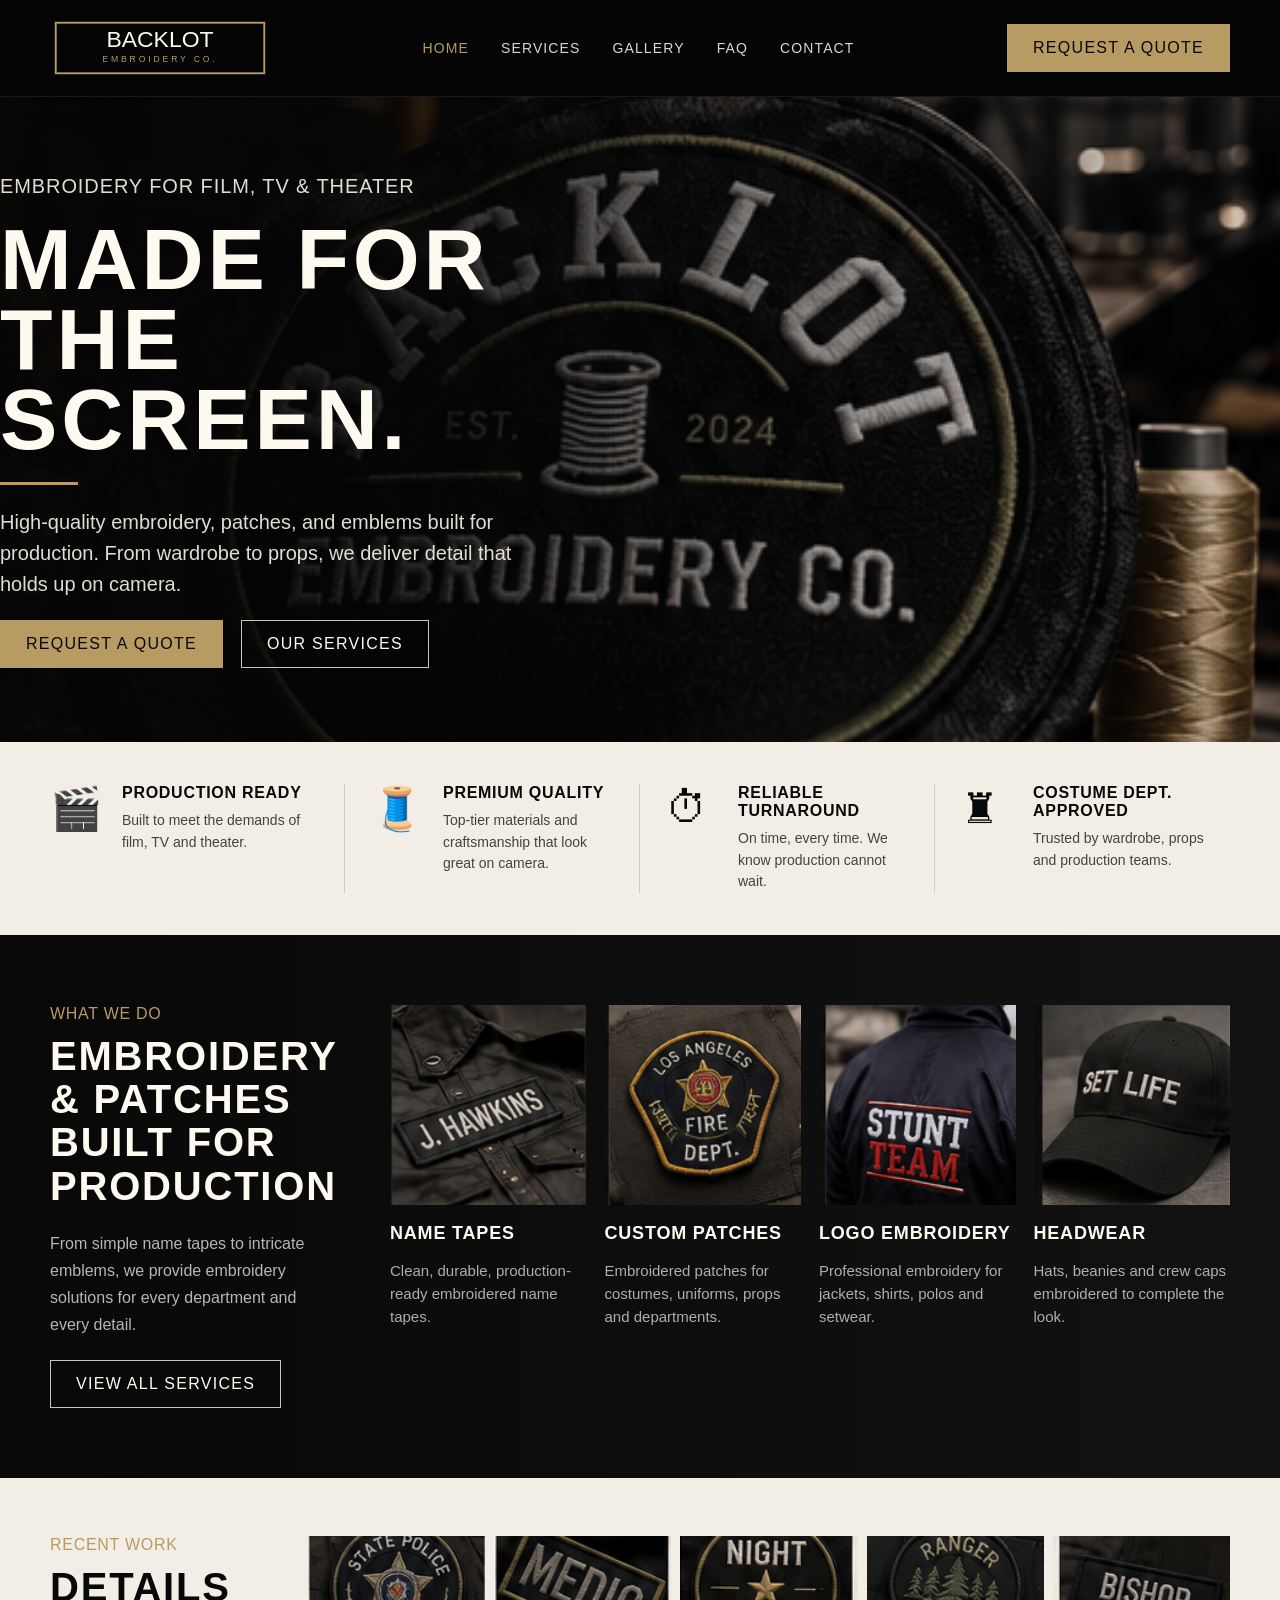
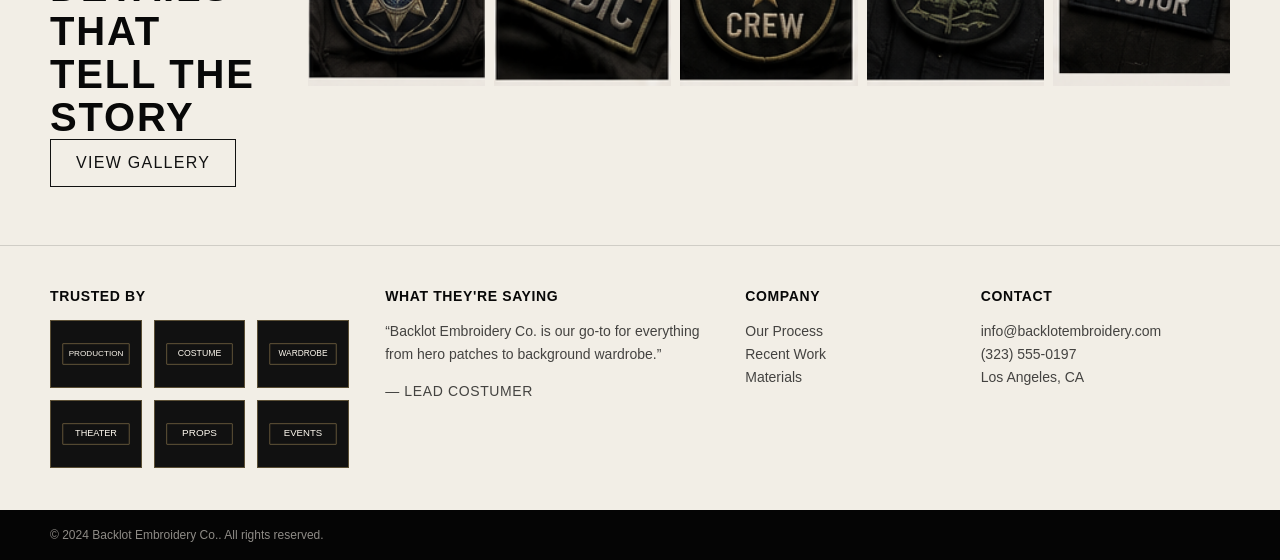
<file: index.html>
<!doctype html>
<html lang="en">
<head>
<meta charset="utf-8">
<meta name="viewport" content="width=device-width,initial-scale=1">
<title>Home | Backlot Embroidery Co.</title>
<meta name="description" content="Production-ready embroidery, patches, name tapes and apparel for film, TV and theater.">
<link rel="stylesheet" href="/assets/css/style.css">
</head>
<body data-page="Home">
<div id="site-header"></div>
<main id="main"></main>
<div id="site-footer"></div>
<script src="/assets/js/app.js"></script>
</body>
</html>
</file>
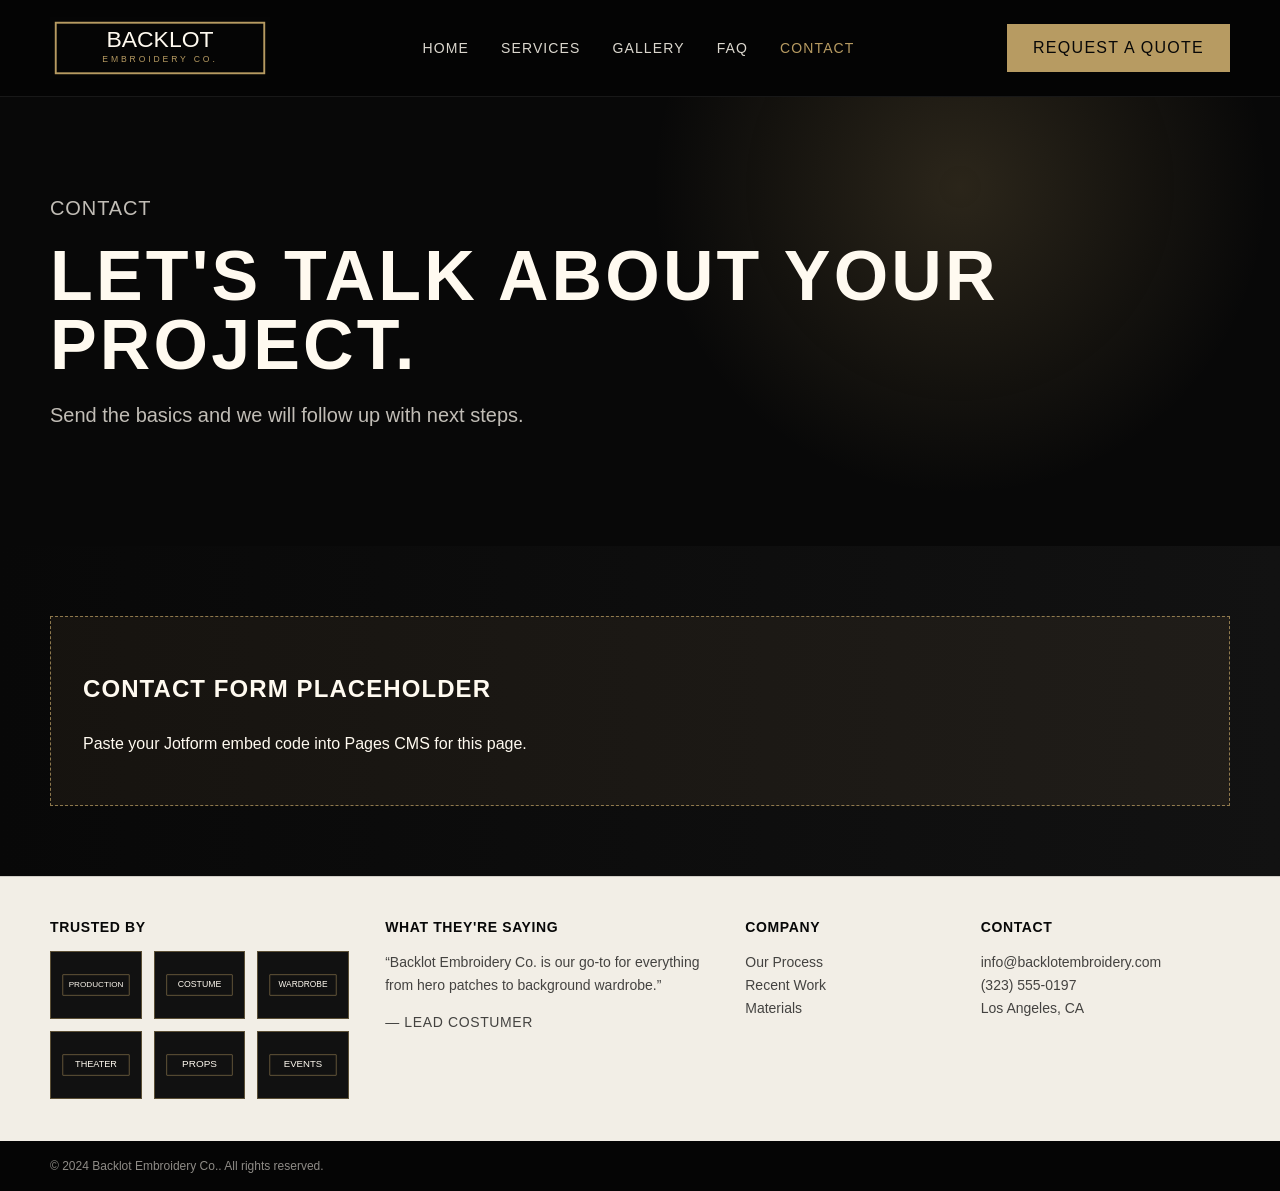
<file: contact.html>
<!doctype html>
<html lang="en">
<head>
<meta charset="utf-8">
<meta name="viewport" content="width=device-width,initial-scale=1">
<title>Contact | Backlot Embroidery Co.</title>
<meta name="description" content="Production-ready embroidery, patches, name tapes and apparel for film, TV and theater.">
<link rel="stylesheet" href="/assets/css/style.css">
</head>
<body data-page="Contact">
<div id="site-header"></div>
<main id="main"></main>
<div id="site-footer"></div>
<script src="/assets/js/app.js"></script>
</body>
</html>
</file>
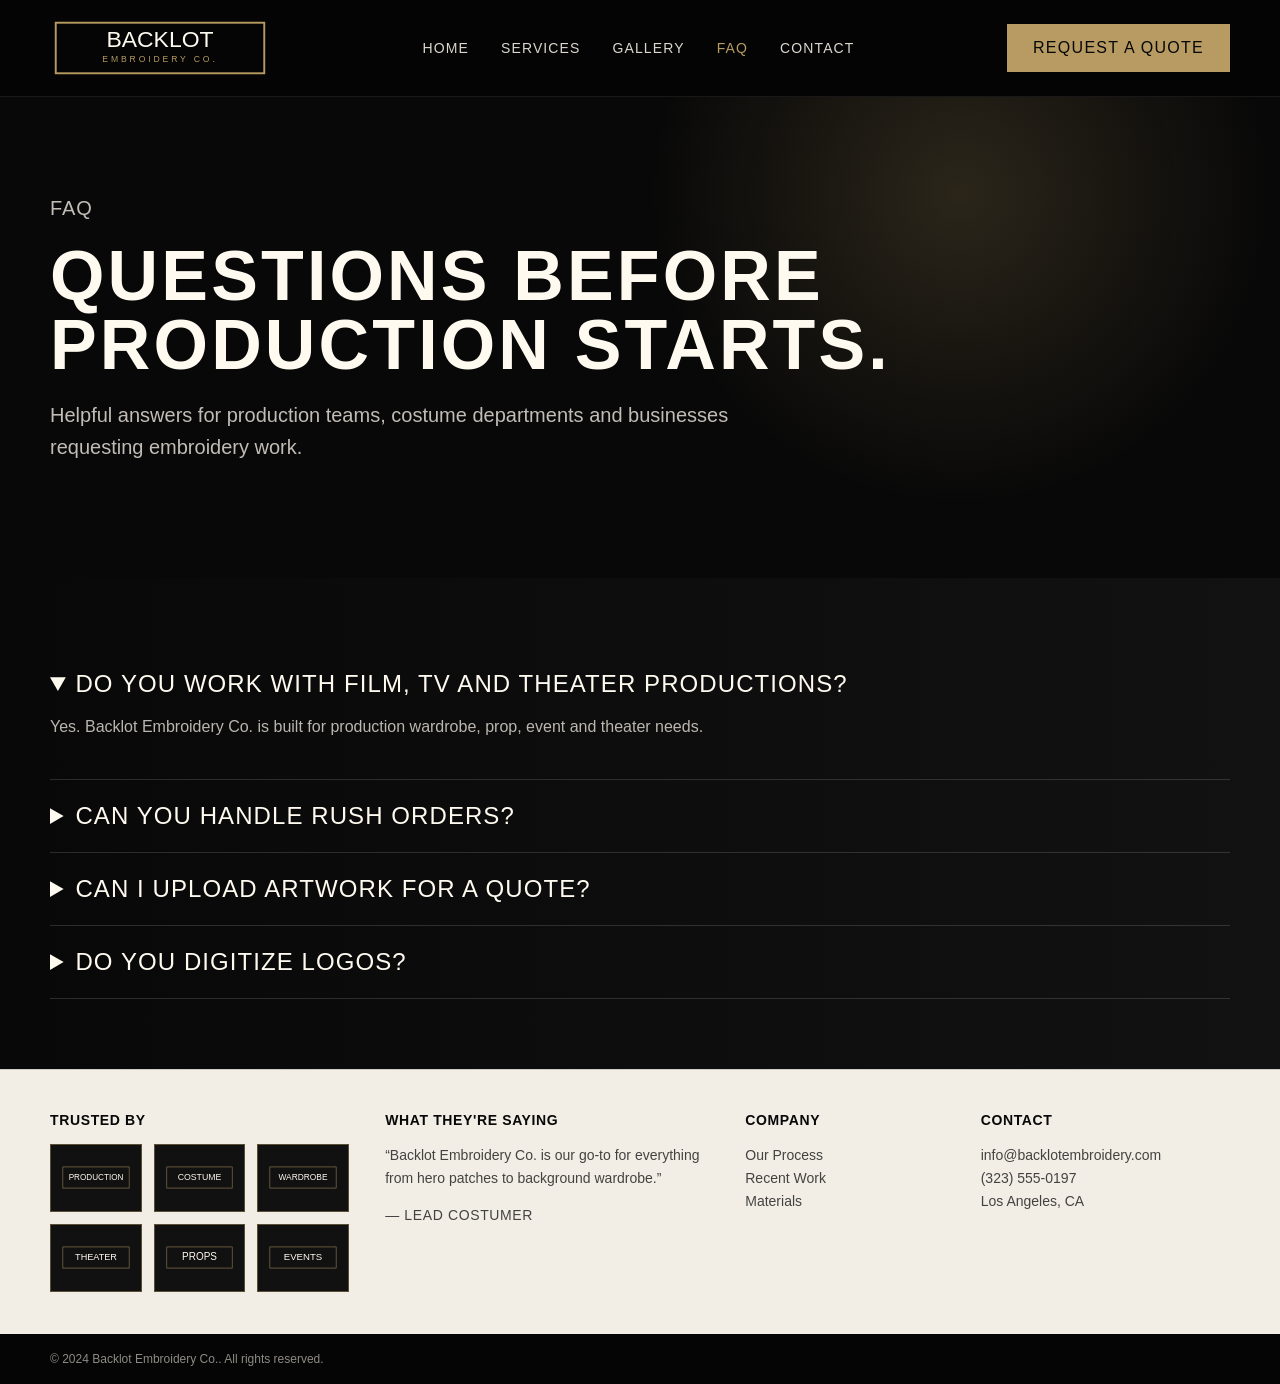
<file: faq.html>
<!doctype html>
<html lang="en">
<head>
<meta charset="utf-8">
<meta name="viewport" content="width=device-width,initial-scale=1">
<title>FAQ | Backlot Embroidery Co.</title>
<meta name="description" content="Production-ready embroidery, patches, name tapes and apparel for film, TV and theater.">
<link rel="stylesheet" href="/assets/css/style.css">
</head>
<body data-page="FAQ">
<div id="site-header"></div>
<main id="main"></main>
<div id="site-footer"></div>
<script src="/assets/js/app.js"></script>
</body>
</html>
</file>
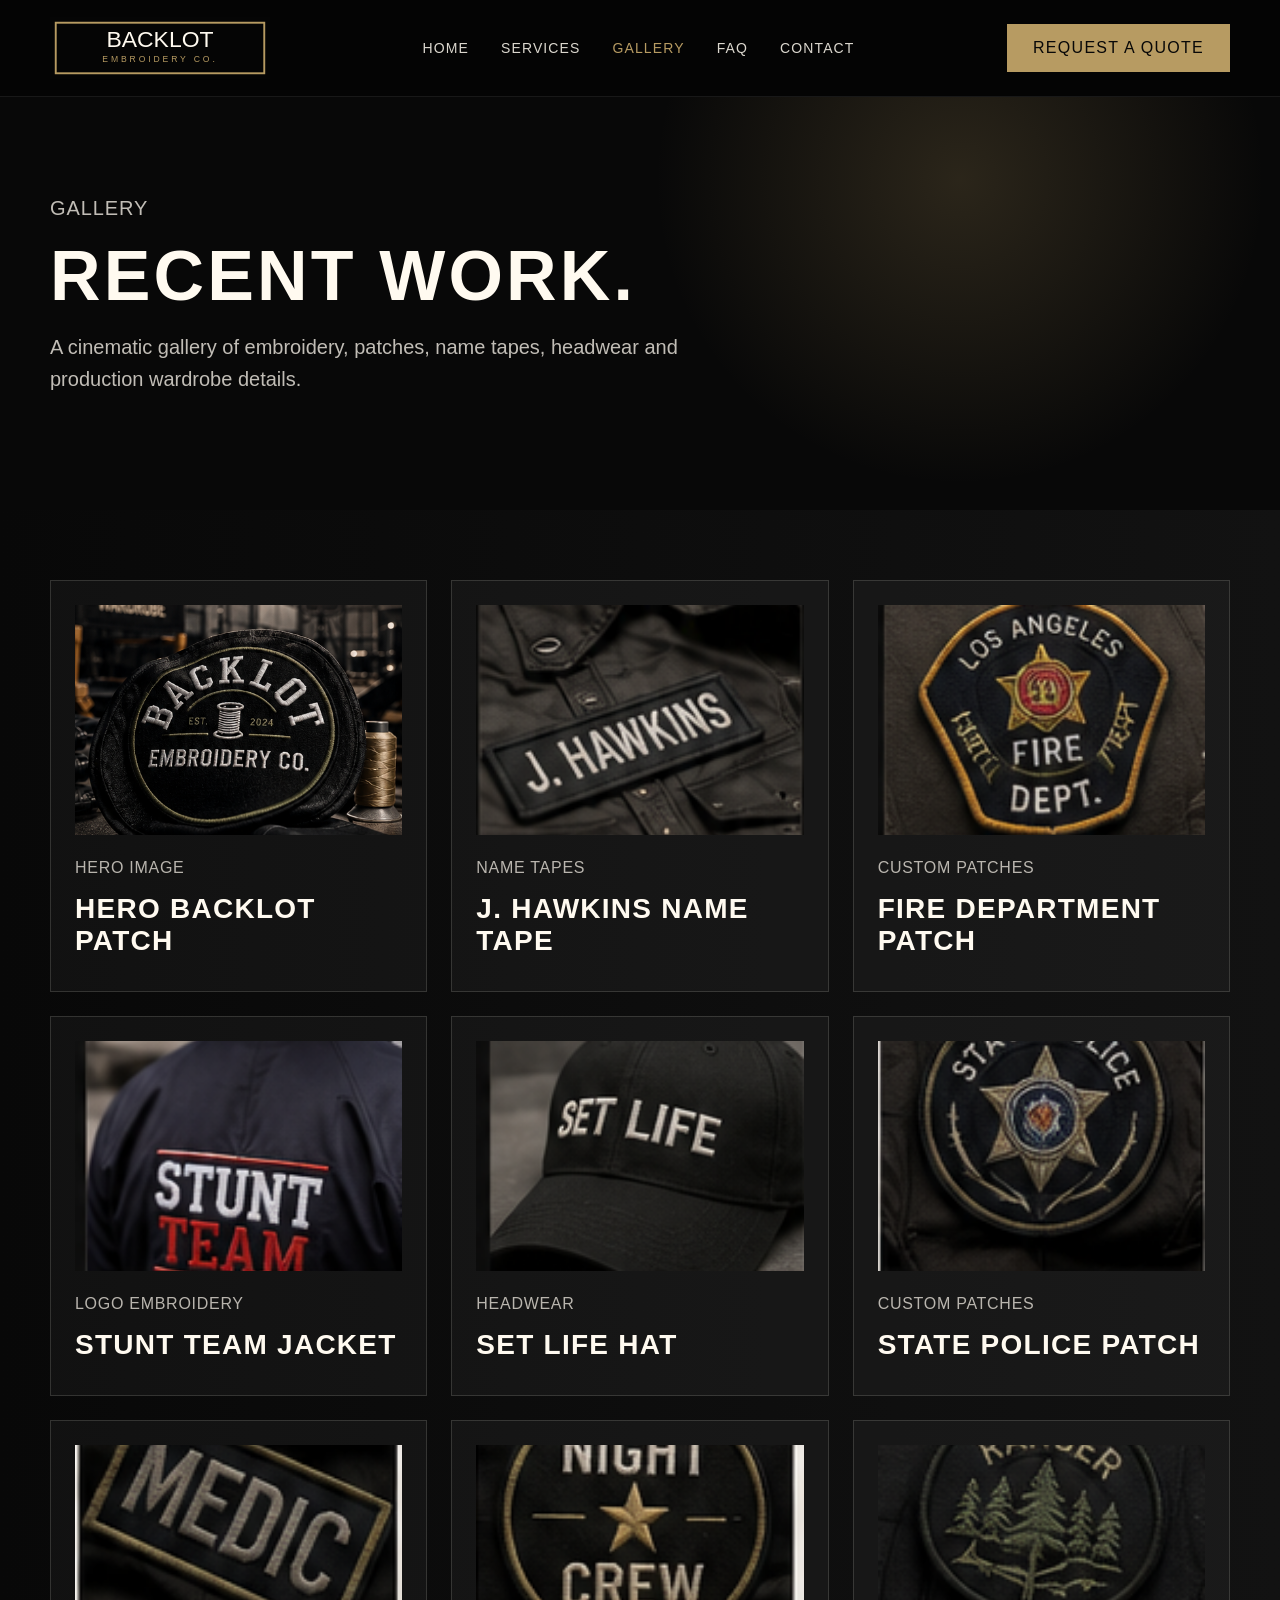
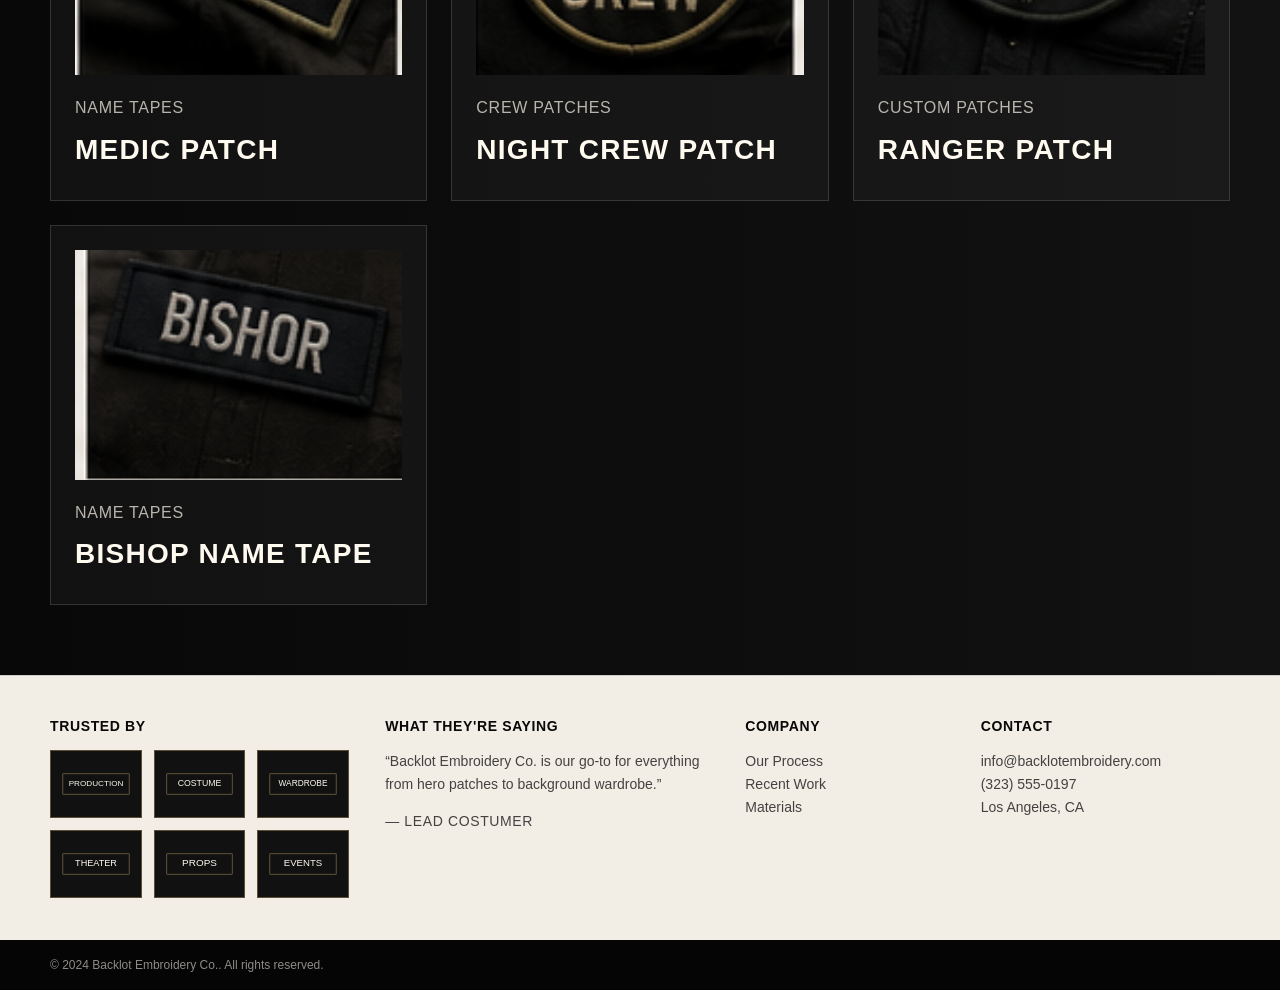
<file: gallery.html>
<!doctype html>
<html lang="en">
<head>
<meta charset="utf-8">
<meta name="viewport" content="width=device-width,initial-scale=1">
<title>Gallery | Backlot Embroidery Co.</title>
<meta name="description" content="Production-ready embroidery, patches, name tapes and apparel for film, TV and theater.">
<link rel="stylesheet" href="/assets/css/style.css">
</head>
<body data-page="Gallery">
<div id="site-header"></div>
<main id="main"></main>
<div id="site-footer"></div>
<script src="/assets/js/app.js"></script>
</body>
</html>
</file>
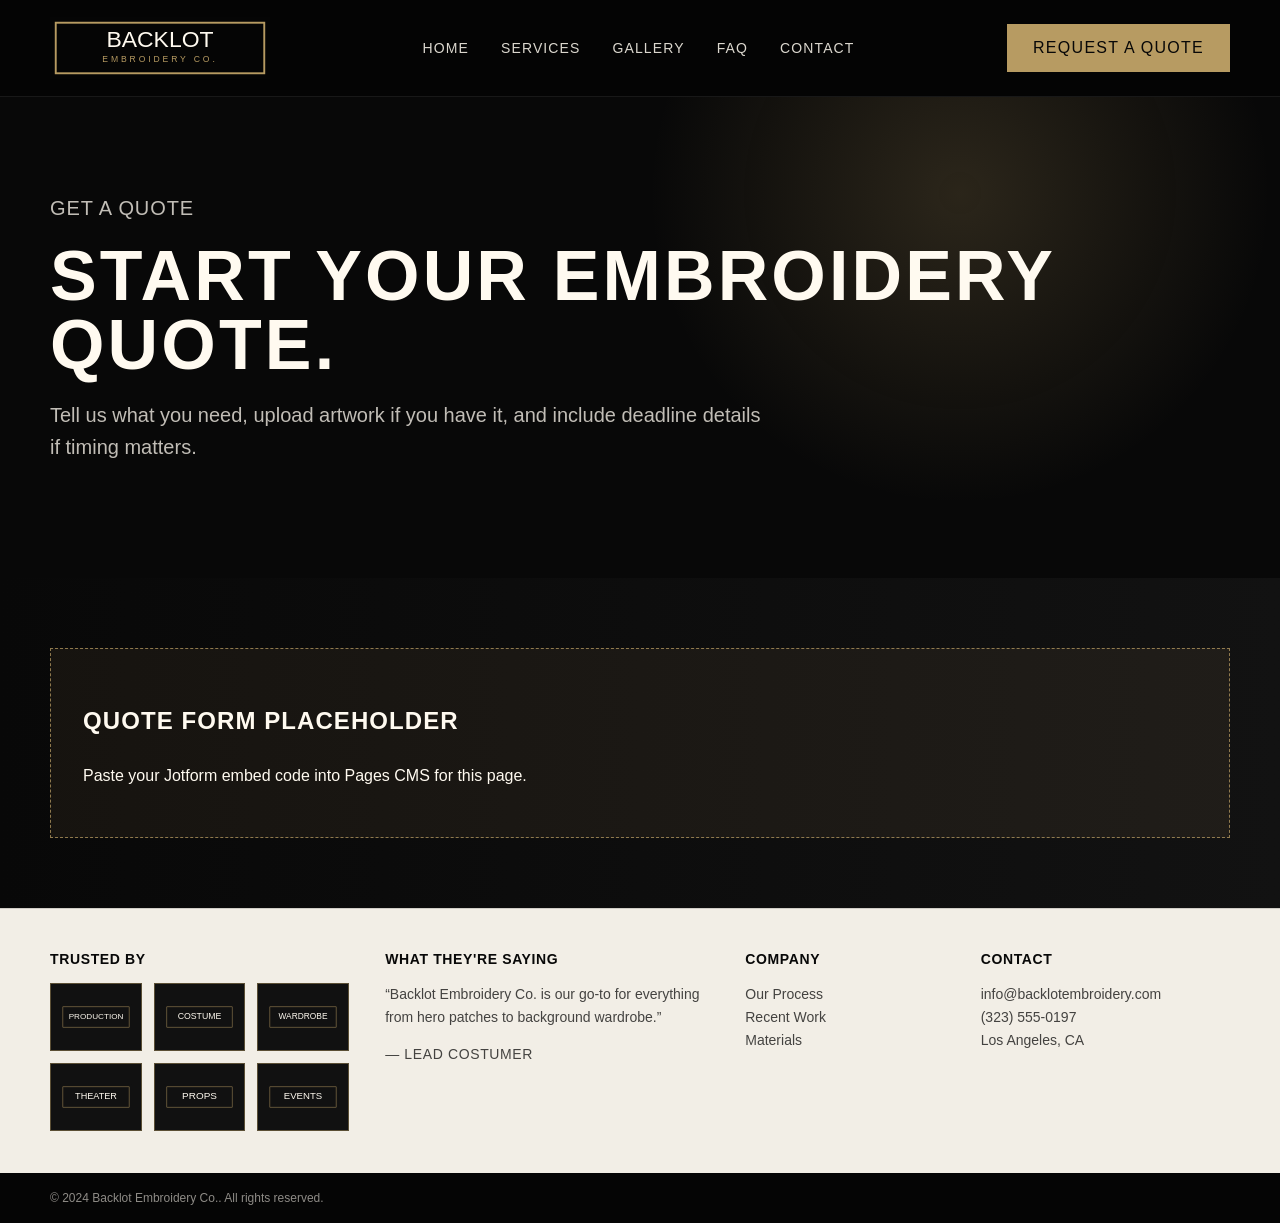
<file: quote.html>
<!doctype html>
<html lang="en">
<head>
<meta charset="utf-8">
<meta name="viewport" content="width=device-width,initial-scale=1">
<title>Get a Quote | Backlot Embroidery Co.</title>
<meta name="description" content="Production-ready embroidery, patches, name tapes and apparel for film, TV and theater.">
<link rel="stylesheet" href="/assets/css/style.css">
</head>
<body data-page="Quote">
<div id="site-header"></div>
<main id="main"></main>
<div id="site-footer"></div>
<script src="/assets/js/app.js"></script>
</body>
</html>
</file>
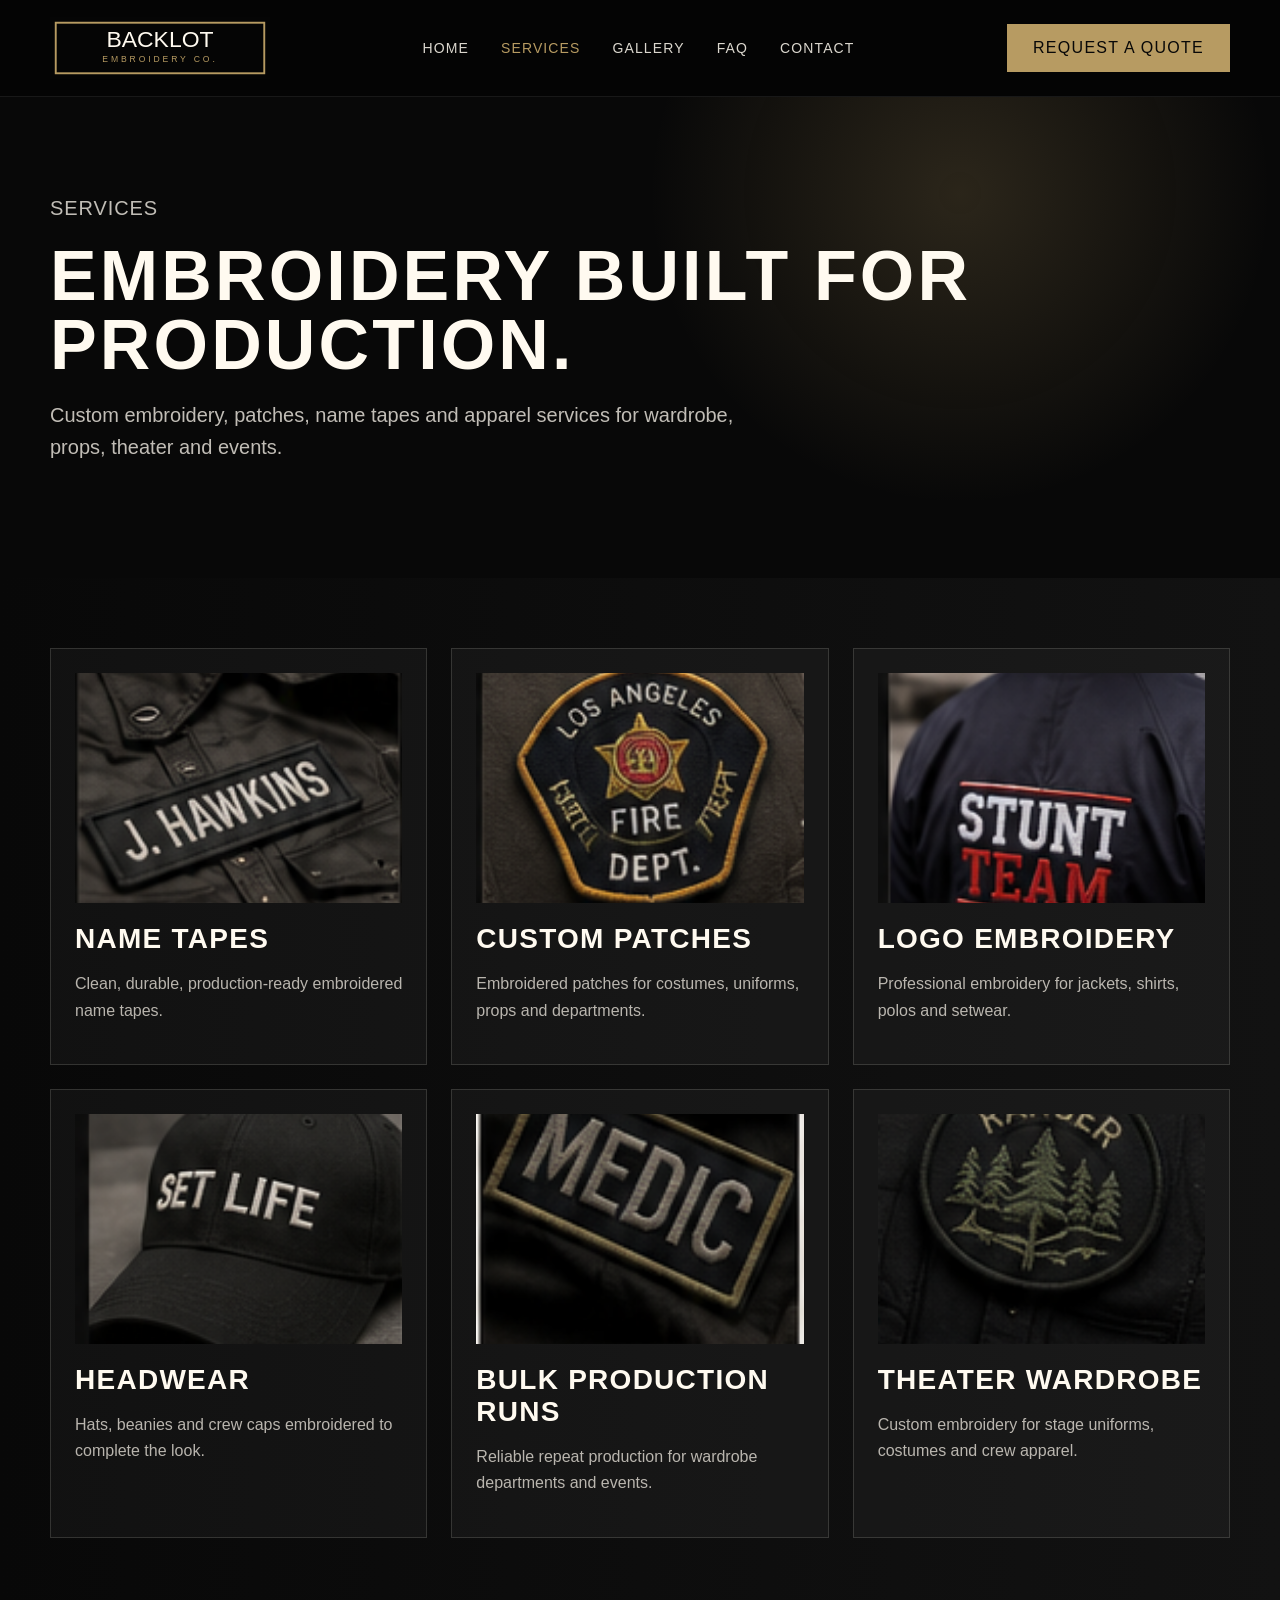
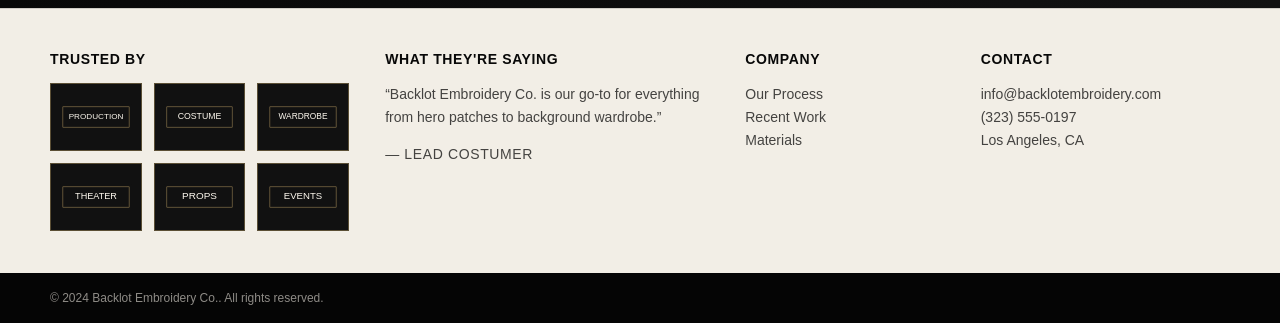
<file: services.html>
<!doctype html>
<html lang="en">
<head>
<meta charset="utf-8">
<meta name="viewport" content="width=device-width,initial-scale=1">
<title>Services | Backlot Embroidery Co.</title>
<meta name="description" content="Production-ready embroidery, patches, name tapes and apparel for film, TV and theater.">
<link rel="stylesheet" href="/assets/css/style.css">
</head>
<body data-page="Services">
<div id="site-header"></div>
<main id="main"></main>
<div id="site-footer"></div>
<script src="/assets/js/app.js"></script>
</body>
</html>
</file>
<file: assets/css/style.css>
:root{--ink:#050505;--black:#090909;--charcoal:#121212;--cream:#f2eee6;--bone:#fffaf0;--gold:#b79b62;--muted:#a9a195;--line:rgba(255,250,240,.14)}
*{box-sizing:border-box}html{scroll-behavior:smooth}body{margin:0;background:var(--ink);color:var(--bone);font-family:Arial,Helvetica,sans-serif}img{max-width:100%;display:block}a{color:inherit;text-decoration:none}
.container{width:min(1180px,calc(100% - 40px));margin:auto}.display{font-family:Impact,"Arial Narrow",Arial,sans-serif;letter-spacing:.045em;text-transform:uppercase}
.topbar{position:sticky;top:0;z-index:50;background:rgba(5,5,5,.92);border-bottom:1px solid rgba(255,255,255,.08);backdrop-filter:blur(10px)}
.nav-wrap{height:96px;display:flex;align-items:center;justify-content:space-between;gap:24px}.logo-image{width:220px;height:66px;object-fit:contain;object-position:left center}
.nav{display:flex;gap:32px}.nav a{font-family:Impact,"Arial Narrow",Arial,sans-serif;text-transform:uppercase;letter-spacing:.08em;font-size:14px;color:rgba(255,250,240,.86)}.nav a.active,.nav a:hover{color:var(--gold)}
.btn{display:inline-flex;align-items:center;justify-content:center;min-height:48px;padding:0 25px;border:1px solid rgba(255,250,240,.78);font-family:Impact,"Arial Narrow",Arial,sans-serif;text-transform:uppercase;letter-spacing:.08em;background:transparent;color:var(--bone);cursor:pointer}.btn.gold{background:var(--gold);border-color:var(--gold);color:#080808}.btn.dark{border-color:#111;color:#111}
.menu{display:none}.mobile-panel{display:none}
.hero{min-height:635px;position:relative;overflow:hidden;background:#050505}.hero:before{content:"";position:absolute;inset:0;background:linear-gradient(90deg,rgba(5,5,5,.97) 0%,rgba(5,5,5,.82) 34%,rgba(5,5,5,.38) 62%,rgba(5,5,5,.12) 100%);z-index:1}
.hero-bg{position:absolute;top:0;left:50%;transform:translateX(-50%);width:100%;height:100%;object-fit:cover;object-position:center center}.hero-content{position:relative;z-index:2;padding:74px 0;max-width:560px;margin-left:0;text-align:left}
.eyebrow{color:var(--gold);font-size:19px;margin:0 0 18px}.hero h1{font-size:86px;line-height:.93;margin:0}.gold-rule{width:78px;height:3px;background:var(--gold);margin:22px 0}.hero p{font-size:20px;line-height:1.55;color:rgba(255,250,240,.88)}.actions{display:flex;gap:18px;flex-wrap:wrap}
.feature-strip{background:var(--cream);color:#080808}.features{display:grid;grid-template-columns:repeat(4,1fr);padding:42px 0}.feature{display:grid;grid-template-columns:54px 1fr;gap:18px;padding:0 26px;border-right:1px solid rgba(0,0,0,.14)}.feature:first-child{padding-left:0}.feature:last-child{border-right:none}.icon{font-size:42px}.feature h3{margin:0;font-size:16px}.feature p{margin:8px 0 0;font-size:14px;line-height:1.55;color:rgba(0,0,0,.72)}
.dark-section,.content-section{background:linear-gradient(90deg,#080808,#121212);padding:70px 0}.service-layout{display:grid;grid-template-columns:280px 1fr;gap:60px}.section-kicker{font-size:16px;color:var(--gold);margin:0 0 12px}.section-title{font-size:40px;line-height:1.08;margin:0}.section-text{line-height:1.7;color:rgba(255,250,240,.72);margin:22px 0}
.cards{display:grid;grid-template-columns:repeat(4,1fr);gap:18px}.card img{height:200px;width:100%;object-fit:cover}.card h3{font-size:18px;margin:18px 0 8px}.card p{font-size:15px;line-height:1.55;color:rgba(255,250,240,.68)}
.gallery-section{background:var(--cream);color:#080808;padding:58px 0}.gallery-layout{display:grid;grid-template-columns:220px 1fr;gap:38px}.gallery-grid{display:grid;grid-template-columns:repeat(5,1fr);gap:9px}.gallery-grid img{height:150px;width:100%;object-fit:cover}
.page-hero{background:radial-gradient(circle at 75% 20%,rgba(183,155,98,.20),transparent 30%),#080808;padding:95px 0}.page-hero h1{font-size:70px;line-height:.98;margin:0}.page-hero p{font-size:20px;line-height:1.6;color:rgba(255,250,240,.75);max-width:720px}
.grid-3{display:grid;grid-template-columns:repeat(3,1fr);gap:24px}.info-card{border:1px solid var(--line);background:rgba(255,255,255,.035);padding:24px}.info-card img{height:230px;width:100%;object-fit:cover;margin-bottom:20px}.info-card h2{font-size:28px;margin:0 0 10px}.info-card p{color:rgba(255,250,240,.7);line-height:1.65}
.form-placeholder{border:1px dashed rgba(183,155,98,.75);background:rgba(183,155,98,.08);padding:32px;line-height:1.7}.faq details{border-bottom:1px solid var(--line);padding:22px 0}.faq summary{cursor:pointer;font-size:24px}.faq p{color:rgba(255,250,240,.72);line-height:1.65}
.footer-top{background:var(--cream);color:#080808;border-top:1px solid rgba(0,0,0,.14);padding:42px 0}.footer-grid{display:grid;grid-template-columns:1.2fr 1.3fr .8fr 1fr;gap:36px}.trusted-images{display:grid;grid-template-columns:repeat(3,1fr);gap:12px}.trusted-images img{width:100%;height:68px;object-fit:contain;background:#111;border:1px solid rgba(183,155,98,.45);padding:9px}.footer-top h4{font-size:14px;margin:0 0 16px}.footer-top p,.footer-top li{font-size:14px;line-height:1.65;color:rgba(0,0,0,.72)}.footer-top ul{margin:0;padding:0;list-style:none}.bottom{background:#050505;color:rgba(255,250,240,.55);font-size:12px;padding:18px 0}
@media(max-width:900px){.nav,.topbar .btn.gold{display:none}.logo-image{width:175px}.menu{display:block}.mobile-panel{display:none;position:absolute;left:0;right:0;top:96px;background:#090909;border-bottom:1px solid var(--line);padding:18px 20px}.mobile-panel.open{display:grid;gap:16px}.hero-bg{width:115%;object-position:58% center;opacity:.72}.hero{min-height:auto}.hero-content{padding:58px 0}.hero h1{font-size:58px}.features,.cards,.gallery-grid,.footer-grid,.grid-3,.trusted-images{grid-template-columns:1fr}.feature{border-right:none;border-bottom:1px solid rgba(0,0,0,.12);padding:20px 0}.service-layout,.gallery-layout{grid-template-columns:1fr}.gallery-grid img,.card img,.info-card img{height:auto}.page-hero h1{font-size:52px}}
</file>
